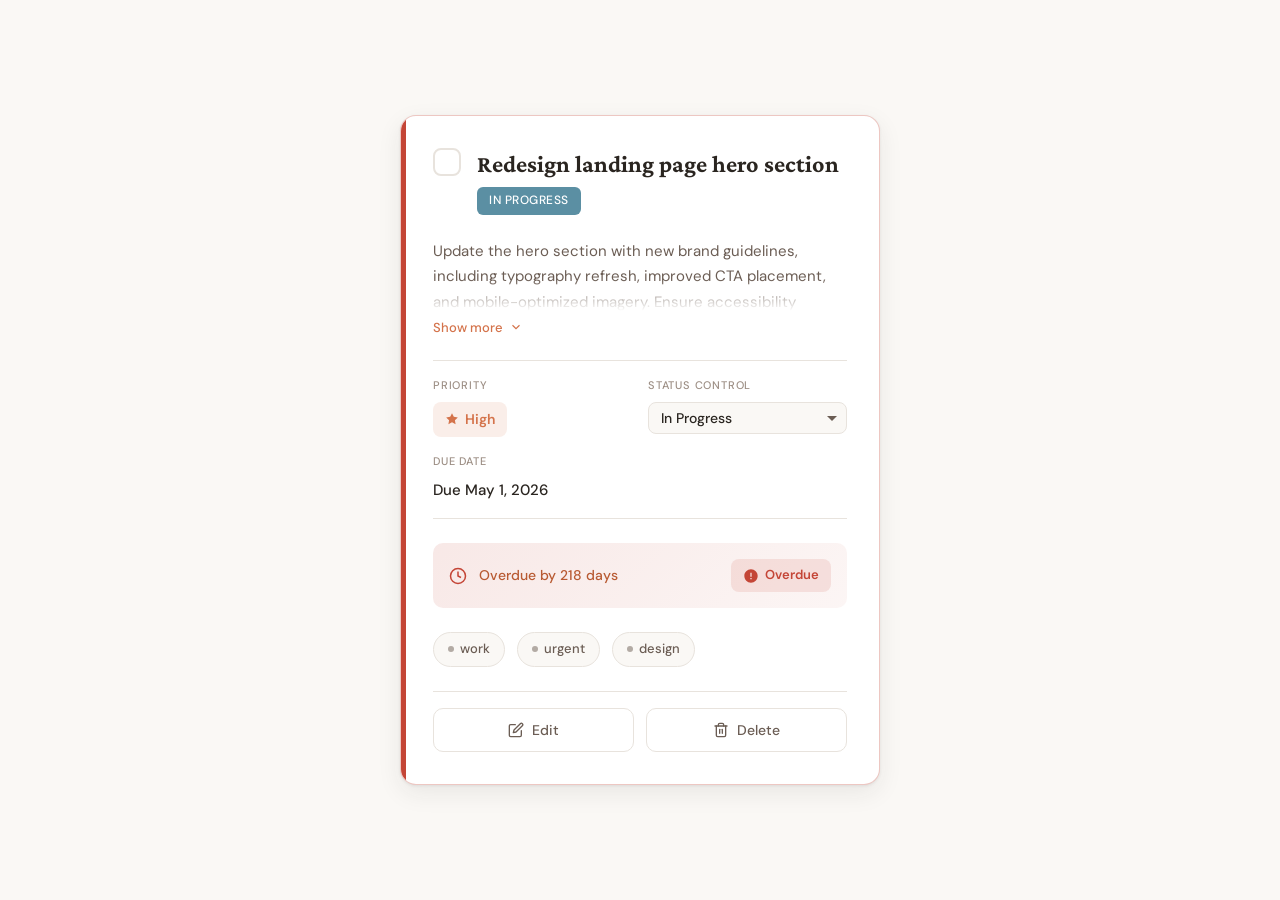
<file: index.html>
<!DOCTYPE html>
<html lang="en">
<head>
    <meta charset="UTF-8">
    <meta name="viewport" content="width=device-width, initial-scale=1.0">
    <title>Todo Card - Stage 1a Interactive</title>
    <link rel="preconnect" href="https://fonts.googleapis.com">
    <link rel="preconnect" href="https://fonts.gstatic.com" crossorigin>
    <link href="https://fonts.googleapis.com/css2?family=Crimson+Pro:wght@400;600;700&family=DM+Sans:wght@400;500;700&display=swap" rel="stylesheet">
    <link rel="stylesheet" href="styles.css">
</head>
<body>
    <div class="page-container">
        <article class="todo-card" data-testid="test-todo-card">
            <!-- Priority Indicator (Visual Accent) -->
            <div class="priority-indicator" data-testid="test-todo-priority-indicator" aria-hidden="true"></div>
            
            <!-- View Mode -->
            <div class="card-view-mode">
                <!-- Header Section -->
                <div class="card-header">
                    <div class="checkbox-wrapper">
                        <input 
                            type="checkbox" 
                            id="todo-complete" 
                            class="todo-checkbox"
                            data-testid="test-todo-complete-toggle"
                            aria-label="Mark task as complete"
                        >
                        <label for="todo-complete" class="checkbox-label">
                            <svg class="checkbox-icon" viewBox="0 0 24 24" fill="none" stroke="currentColor" stroke-width="3" stroke-linecap="round" stroke-linejoin="round">
                                <polyline points="20 6 9 17 4 12"></polyline>
                            </svg>
                        </label>
                    </div>
                    
                    <div class="title-section">
                        <h2 class="todo-title" data-testid="test-todo-title">
                            Redesign landing page hero section
                        </h2>
                        <span class="status-badge" data-testid="test-todo-status" aria-label="Task status: In Progress">
                            In Progress
                        </span>
                    </div>
                </div>

                <!-- Description with Collapse -->
                <div class="description-container">
                    <div class="collapsible-section" data-testid="test-todo-collapsible-section">
                        <p class="todo-description" data-testid="test-todo-description">
                            Update the hero section with new brand guidelines, including typography refresh, 
                            improved CTA placement, and mobile-optimized imagery. Ensure accessibility standards 
                            are met and performance metrics stay under 2s LCP. This is a critical task that requires 
                            coordination with the design team and careful testing across multiple devices and browsers.
                        </p>
                    </div>
                    <button 
                        class="expand-toggle" 
                        data-testid="test-todo-expand-toggle"
                        aria-expanded="false"
                        aria-controls="collapsible-content"
                    >
                        <span class="expand-text">Show more</span>
                        <svg class="expand-icon" viewBox="0 0 24 24" fill="none" stroke="currentColor" stroke-width="2">
                            <polyline points="6 9 12 15 18 9"></polyline>
                        </svg>
                    </button>
                </div>

                <!-- Metadata Grid -->
                <div class="metadata-grid">
                    <div class="metadata-item">
                        <span class="metadata-label">Priority</span>
                        <span class="priority-badge priority-high" data-testid="test-todo-priority" aria-label="Priority level: High">
                            <svg class="priority-icon" viewBox="0 0 24 24" fill="currentColor">
                                <path d="M12 2L15.09 8.26L22 9.27L17 14.14L18.18 21.02L12 17.77L5.82 21.02L7 14.14L2 9.27L8.91 8.26L12 2Z"/>
                            </svg>
                            High
                        </span>
                    </div>

                    <div class="metadata-item">
                        <span class="metadata-label">Status Control</span>
                        <select 
                            class="status-control" 
                            data-testid="test-todo-status-control"
                            aria-label="Change task status"
                        >
                            <option value="Pending">Pending</option>
                            <option value="In Progress" selected>In Progress</option>
                            <option value="Done">Done</option>
                        </select>
                    </div>

                    <div class="metadata-item">
                        <span class="metadata-label">Due Date</span>
                        <time class="due-date" datetime="2026-05-01T18:00:00Z" data-testid="test-todo-due-date">
                            Due May 1, 2026
                        </time>
                    </div>
                </div>

                <!-- Time Remaining / Overdue -->
                <div class="time-remaining-container">
                    <svg class="clock-icon" viewBox="0 0 24 24" fill="none" stroke="currentColor" stroke-width="2">
                        <circle cx="12" cy="12" r="10"></circle>
                        <polyline points="12 6 12 12 16 14"></polyline>
                    </svg>
                    <span class="time-remaining" data-testid="test-todo-time-remaining" aria-live="polite">
                        Due in 18 days
                    </span>
                    <span class="overdue-indicator hidden" data-testid="test-todo-overdue-indicator" aria-label="Task is overdue">
                        <svg viewBox="0 0 24 24" fill="currentColor">
                            <path d="M12 2C6.48 2 2 6.48 2 12s4.48 10 10 10 10-4.48 10-10S17.52 2 12 2zm1 15h-2v-2h2v2zm0-4h-2V7h2v6z"/>
                        </svg>
                        Overdue
                    </span>
                </div>

                <!-- Tags -->
                <ul class="tags-list" role="list" data-testid="test-todo-tags">
                    <li class="tag" data-testid="test-todo-tag-work">
                        <span class="tag-dot"></span>
                        work
                    </li>
                    <li class="tag" data-testid="test-todo-tag-urgent">
                        <span class="tag-dot"></span>
                        urgent
                    </li>
                    <li class="tag">
                        <span class="tag-dot"></span>
                        design
                    </li>
                </ul>

                <!-- Actions -->
                <div class="card-actions">
                    <button 
                        class="action-btn edit-btn" 
                        data-testid="test-todo-edit-button"
                        aria-label="Edit task"
                    >
                        <svg viewBox="0 0 24 24" fill="none" stroke="currentColor" stroke-width="2" stroke-linecap="round" stroke-linejoin="round">
                            <path d="M11 4H4a2 2 0 0 0-2 2v14a2 2 0 0 0 2 2h14a2 2 0 0 0 2-2v-7"></path>
                            <path d="M18.5 2.5a2.121 2.121 0 0 1 3 3L12 15l-4 1 1-4 9.5-9.5z"></path>
                        </svg>
                        Edit
                    </button>
                    <button 
                        class="action-btn delete-btn" 
                        data-testid="test-todo-delete-button"
                        aria-label="Delete task"
                    >
                        <svg viewBox="0 0 24 24" fill="none" stroke="currentColor" stroke-width="2" stroke-linecap="round" stroke-linejoin="round">
                            <polyline points="3 6 5 6 21 6"></polyline>
                            <path d="M19 6v14a2 2 0 0 1-2 2H7a2 2 0 0 1-2-2V6m3 0V4a2 2 0 0 1 2-2h4a2 2 0 0 1 2 2v2"></path>
                            <line x1="10" y1="11" x2="10" y2="17"></line>
                            <line x1="14" y1="11" x2="14" y2="17"></line>
                        </svg>
                        Delete
                    </button>
                </div>
            </div>

            <!-- Edit Mode -->
            <form class="card-edit-mode hidden" data-testid="test-todo-edit-form">
                <h3 class="edit-form-title">Edit Task</h3>
                
                <div class="form-group">
                    <label for="edit-title">Title</label>
                    <input 
                        type="text" 
                        id="edit-title" 
                        class="form-input"
                        data-testid="test-todo-edit-title-input"
                        required
                    >
                </div>

                <div class="form-group">
                    <label for="edit-description">Description</label>
                    <textarea 
                        id="edit-description" 
                        class="form-textarea"
                        data-testid="test-todo-edit-description-input"
                        rows="5"
                        required
                    ></textarea>
                </div>

                <div class="form-row">
                    <div class="form-group">
                        <label for="edit-priority">Priority</label>
                        <select 
                            id="edit-priority" 
                            class="form-select"
                            data-testid="test-todo-edit-priority-select"
                        >
                            <option value="Low">Low</option>
                            <option value="Medium">Medium</option>
                            <option value="High">High</option>
                        </select>
                    </div>

                    <div class="form-group">
                        <label for="edit-due-date">Due Date</label>
                        <input 
                            type="datetime-local" 
                            id="edit-due-date" 
                            class="form-input"
                            data-testid="test-todo-edit-due-date-input"
                            required
                        >
                    </div>
                </div>

                <div class="form-actions">
                    <button 
                        type="submit" 
                        class="form-btn save-btn"
                        data-testid="test-todo-save-button"
                    >
                        <svg viewBox="0 0 24 24" fill="none" stroke="currentColor" stroke-width="2" stroke-linecap="round" stroke-linejoin="round">
                            <polyline points="20 6 9 17 4 12"></polyline>
                        </svg>
                        Save Changes
                    </button>
                    <button 
                        type="button" 
                        class="form-btn cancel-btn"
                        data-testid="test-todo-cancel-button"
                    >
                        <svg viewBox="0 0 24 24" fill="none" stroke="currentColor" stroke-width="2" stroke-linecap="round" stroke-linejoin="round">
                            <line x1="18" y1="6" x2="6" y2="18"></line>
                            <line x1="6" y1="6" x2="18" y2="18"></line>
                        </svg>
                        Cancel
                    </button>
                </div>
            </form>
        </article>
    </div>

    <script src="script.js"></script>
</body>
</html>
</file>
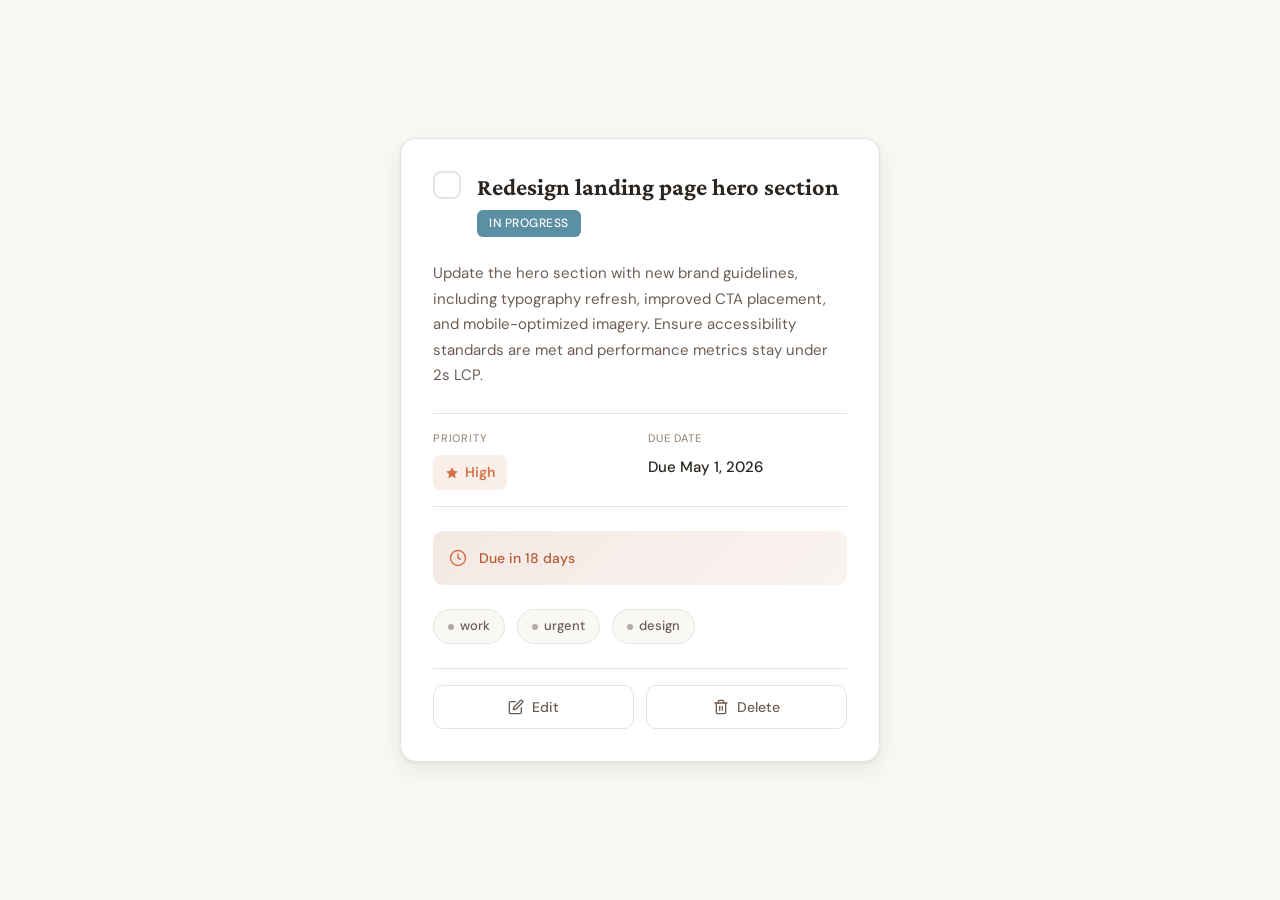
<file: todo-card.html>
<!DOCTYPE html>
<html lang="en">
<head>
    <meta charset="UTF-8">
    <meta name="viewport" content="width=device-width, initial-scale=1.0">
    <title>Todo Card - Editorial Design</title>
    <link rel="preconnect" href="https://fonts.googleapis.com">
    <link rel="preconnect" href="https://fonts.gstatic.com" crossorigin>
    <link href="https://fonts.googleapis.com/css2?family=Crimson+Pro:wght@400;600;700&family=DM+Sans:wght@400;500;700&display=swap" rel="stylesheet">
    <link rel="stylesheet" href="styles.css">
</head>
<body>
    <div class="page-container">
        <article class="todo-card" data-testid="test-todo-card">
            <!-- Header Section -->
            <div class="card-header">
                <div class="checkbox-wrapper">
                    <input 
                        type="checkbox" 
                        id="todo-complete" 
                        class="todo-checkbox"
                        data-testid="test-todo-complete-toggle"
                        aria-label="Mark task as complete"
                    >
                    <label for="todo-complete" class="checkbox-label">
                        <svg class="checkbox-icon" viewBox="0 0 24 24" fill="none" stroke="currentColor" stroke-width="3" stroke-linecap="round" stroke-linejoin="round">
                            <polyline points="20 6 9 17 4 12"></polyline>
                        </svg>
                    </label>
                </div>
                
                <div class="title-section">
                    <h2 class="todo-title" data-testid="test-todo-title">
                        Redesign landing page hero section
                    </h2>
                    <span class="status-badge" data-testid="test-todo-status" aria-label="Task status: In Progress">
                        In Progress
                    </span>
                </div>
            </div>

            <!-- Description -->
            <p class="todo-description" data-testid="test-todo-description">
                Update the hero section with new brand guidelines, including typography refresh, 
                improved CTA placement, and mobile-optimized imagery. Ensure accessibility standards 
                are met and performance metrics stay under 2s LCP.
            </p>

            <!-- Metadata Grid -->
            <div class="metadata-grid">
                <div class="metadata-item">
                    <span class="metadata-label">Priority</span>
                    <span class="priority-badge priority-high" data-testid="test-todo-priority" aria-label="Priority level: High">
                        <svg class="priority-icon" viewBox="0 0 24 24" fill="currentColor">
                            <path d="M12 2L15.09 8.26L22 9.27L17 14.14L18.18 21.02L12 17.77L5.82 21.02L7 14.14L2 9.27L8.91 8.26L12 2Z"/>
                        </svg>
                        High
                    </span>
                </div>

                <div class="metadata-item">
                    <span class="metadata-label">Due Date</span>
                    <time class="due-date" datetime="2026-05-01T18:00:00Z" data-testid="test-todo-due-date">
                        Due May 1, 2026
                    </time>
                </div>
            </div>

            <!-- Time Remaining -->
            <div class="time-remaining-container">
                <svg class="clock-icon" viewBox="0 0 24 24" fill="none" stroke="currentColor" stroke-width="2">
                    <circle cx="12" cy="12" r="10"></circle>
                    <polyline points="12 6 12 12 16 14"></polyline>
                </svg>
                <span class="time-remaining" data-testid="test-todo-time-remaining" aria-live="polite">
                    Due in 18 days
                </span>
            </div>

            <!-- Tags -->
            <ul class="tags-list" role="list" data-testid="test-todo-tags">
                <li class="tag" data-testid="test-todo-tag-work">
                    <span class="tag-dot"></span>
                    work
                </li>
                <li class="tag" data-testid="test-todo-tag-urgent">
                    <span class="tag-dot"></span>
                    urgent
                </li>
                <li class="tag">
                    <span class="tag-dot"></span>
                    design
                </li>
            </ul>

            <!-- Actions -->
            <div class="card-actions">
                <button 
                    class="action-btn edit-btn" 
                    data-testid="test-todo-edit-button"
                    aria-label="Edit task"
                >
                    <svg viewBox="0 0 24 24" fill="none" stroke="currentColor" stroke-width="2" stroke-linecap="round" stroke-linejoin="round">
                        <path d="M11 4H4a2 2 0 0 0-2 2v14a2 2 0 0 0 2 2h14a2 2 0 0 0 2-2v-7"></path>
                        <path d="M18.5 2.5a2.121 2.121 0 0 1 3 3L12 15l-4 1 1-4 9.5-9.5z"></path>
                    </svg>
                    Edit
                </button>
                <button 
                    class="action-btn delete-btn" 
                    data-testid="test-todo-delete-button"
                    aria-label="Delete task"
                >
                    <svg viewBox="0 0 24 24" fill="none" stroke="currentColor" stroke-width="2" stroke-linecap="round" stroke-linejoin="round">
                        <polyline points="3 6 5 6 21 6"></polyline>
                        <path d="M19 6v14a2 2 0 0 1-2 2H7a2 2 0 0 1-2-2V6m3 0V4a2 2 0 0 1 2-2h4a2 2 0 0 1 2 2v2"></path>
                        <line x1="10" y1="11" x2="10" y2="17"></line>
                        <line x1="14" y1="11" x2="14" y2="17"></line>
                    </svg>
                    Delete
                </button>
            </div>
        </article>
    </div>

    <script src="script.js"></script>
</body>
</html>
</file>
<file: styles.css>
:root {
    /* Color Palette - Warm Editorial */
    --color-bg: #faf8f5;
    --color-card: #ffffff;
    --color-text-primary: #2a2520;
    --color-text-secondary: #6b5d54;
    --color-text-muted: #9d8f85;
    
    --color-accent: #d4734b;
    --color-accent-light: #f4e8e3;
    --color-accent-dark: #b85a32;
    
    --color-priority-high: #d4734b;
    --color-priority-medium: #e8a75d;
    --color-priority-low: #7ba88d;
    
    --color-status-pending: #9d8f85;
    --color-status-progress: #5b8fa3;
    --color-status-done: #7ba88d;
    
    --color-border: #e8e3dd;
    --color-shadow: rgba(42, 37, 32, 0.08);
    
    /* Typography */
    --font-display: 'Crimson Pro', serif;
    --font-body: 'DM Sans', sans-serif;
    
    /* Spacing */
    --space-xs: 0.5rem;
    --space-sm: 0.75rem;
    --space-md: 1rem;
    --space-lg: 1.5rem;
    --space-xl: 2rem;
    --space-2xl: 3rem;
    
    /* Transitions */
    --transition-fast: 150ms cubic-bezier(0.4, 0, 0.2, 1);
    --transition-base: 250ms cubic-bezier(0.4, 0, 0.2, 1);
    --transition-slow: 400ms cubic-bezier(0.4, 0, 0.2, 1);
}

* {
    margin: 0;
    padding: 0;
    box-sizing: border-box;
}

body {
    font-family: var(--font-body);
    background: var(--color-bg);
    color: var(--color-text-primary);
    line-height: 1.6;
    -webkit-font-smoothing: antialiased;
    -moz-osx-font-smoothing: grayscale;
    min-height: 100vh;
    display: flex;
    align-items: center;
    justify-content: center;
    padding: var(--space-lg);
}

.page-container {
    width: 100%;
    max-width: 480px;
    animation: fadeInUp var(--transition-slow) ease-out;
}

@keyframes fadeInUp {
    from {
        opacity: 0;
        transform: translateY(20px);
    }
    to {
        opacity: 1;
        transform: translateY(0);
    }
}

/* Card Styles */
.todo-card {
    background: var(--color-card);
    border-radius: 16px;
    padding: var(--space-xl);
    box-shadow: 
        0 1px 3px var(--color-shadow),
        0 8px 24px var(--color-shadow);
    border: 1px solid var(--color-border);
    position: relative;
    overflow: hidden;
    transition: all var(--transition-base);
}

.todo-card::before {
    content: '';
    position: absolute;
    top: 0;
    left: 0;
    right: 0;
    height: 4px;
    background: linear-gradient(90deg, var(--color-accent), var(--color-accent-dark));
    opacity: 0;
    transition: opacity var(--transition-base);
}

.todo-card:hover {
    box-shadow: 
        0 4px 6px var(--color-shadow),
        0 12px 32px var(--color-shadow);
    transform: translateY(-2px);
}

.todo-card:hover::before {
    opacity: 1;
}

/* Priority Indicator (Left Border) */
.priority-indicator {
    position: absolute;
    left: 0;
    top: 0;
    bottom: 0;
    width: 5px;
    border-radius: 16px 0 0 16px;
    transition: all var(--transition-base);
}

.priority-indicator.priority-low {
    background: var(--color-priority-low);
}

.priority-indicator.priority-medium {
    background: var(--color-priority-medium);
}

.priority-indicator.priority-high {
    background: var(--color-priority-high);
}

/* Completed State */
.todo-card.completed {
    opacity: 0.7;
}

.todo-card.completed .todo-title {
    text-decoration: line-through;
    color: var(--color-text-muted);
}

.todo-card.completed .status-badge {
    background: var(--color-status-done);
    color: white;
}

/* Overdue State */
.todo-card.overdue {
    border-color: rgba(196, 69, 54, 0.3);
}

.todo-card.overdue .priority-indicator {
    background: #c44536;
}

/* Edit Mode Active */
.todo-card.edit-mode {
    padding: var(--space-lg);
}

/* Header Section */
.card-header {
    display: flex;
    gap: var(--space-md);
    margin-bottom: var(--space-lg);
    align-items: flex-start;
}

/* Custom Checkbox */
.checkbox-wrapper {
    position: relative;
    flex-shrink: 0;
}

.todo-checkbox {
    position: absolute;
    opacity: 0;
    width: 0;
    height: 0;
}

.checkbox-label {
    display: flex;
    align-items: center;
    justify-content: center;
    width: 28px;
    height: 28px;
    border: 2px solid var(--color-border);
    border-radius: 8px;
    background: var(--color-card);
    cursor: pointer;
    transition: all var(--transition-fast);
    position: relative;
}

.checkbox-icon {
    width: 16px;
    height: 16px;
    color: white;
    opacity: 0;
    transform: scale(0.5);
    transition: all var(--transition-fast);
}

.todo-checkbox:checked + .checkbox-label {
    background: var(--color-accent);
    border-color: var(--color-accent);
}

.todo-checkbox:checked + .checkbox-label .checkbox-icon {
    opacity: 1;
    transform: scale(1);
}

.todo-checkbox:focus + .checkbox-label {
    outline: 2px solid var(--color-accent);
    outline-offset: 2px;
}

.checkbox-label:hover {
    border-color: var(--color-accent);
    transform: scale(1.05);
}

/* Title Section */
.title-section {
    flex: 1;
    display: flex;
    flex-direction: column;
    gap: var(--space-xs);
}

.todo-title {
    font-family: var(--font-display);
    font-size: 1.5rem;
    font-weight: 700;
    line-height: 1.3;
    color: var(--color-text-primary);
    transition: all var(--transition-base);
}

.status-badge {
    display: inline-flex;
    align-items: center;
    padding: 0.25rem 0.75rem;
    background: var(--color-status-progress);
    color: white;
    font-size: 0.75rem;
    font-weight: 500;
    letter-spacing: 0.5px;
    text-transform: uppercase;
    border-radius: 6px;
    width: fit-content;
    transition: all var(--transition-base);
}

/* Description */
.todo-description {
    font-size: 0.9375rem;
    line-height: 1.7;
    color: var(--color-text-secondary);
    margin-bottom: var(--space-lg);
}

/* Metadata Grid */
.metadata-grid {
    display: grid;
    grid-template-columns: repeat(auto-fit, minmax(140px, 1fr));
    gap: var(--space-md);
    margin-bottom: var(--space-lg);
    padding: var(--space-md) 0;
    border-top: 1px solid var(--color-border);
    border-bottom: 1px solid var(--color-border);
}

.metadata-item {
    display: flex;
    flex-direction: column;
    gap: var(--space-xs);
}

.metadata-label {
    font-size: 0.6875rem;
    font-weight: 500;
    text-transform: uppercase;
    letter-spacing: 0.8px;
    color: var(--color-text-muted);
}

.priority-badge {
    display: inline-flex;
    align-items: center;
    gap: 0.375rem;
    padding: 0.375rem 0.75rem;
    background: var(--color-accent-light);
    color: var(--color-priority-high);
    font-size: 0.875rem;
    font-weight: 600;
    border-radius: 8px;
    width: fit-content;
    transition: all var(--transition-fast);
}

.priority-icon {
    width: 14px;
    height: 14px;
}

.priority-badge:hover {
    transform: translateY(-1px);
    box-shadow: 0 2px 8px rgba(212, 115, 75, 0.2);
}

.priority-high {
    background: rgba(212, 115, 75, 0.12);
    color: var(--color-priority-high);
}

.priority-medium {
    background: rgba(232, 167, 93, 0.12);
    color: var(--color-priority-medium);
}

.priority-low {
    background: rgba(123, 168, 141, 0.12);
    color: var(--color-priority-low);
}

.due-date {
    font-size: 0.9375rem;
    font-weight: 500;
    color: var(--color-text-primary);
}

/* Time Remaining */
.time-remaining-container {
    display: flex;
    align-items: center;
    gap: var(--space-sm);
    padding: var(--space-md);
    background: linear-gradient(135deg, var(--color-accent-light), rgba(244, 232, 227, 0.5));
    border-radius: 10px;
    margin-bottom: var(--space-lg);
}

.clock-icon {
    width: 18px;
    height: 18px;
    color: var(--color-accent);
    flex-shrink: 0;
}

.time-remaining {
    font-size: 0.875rem;
    font-weight: 500;
    color: var(--color-accent-dark);
}

.time-remaining.overdue {
    color: #c44536;
    font-weight: 600;
}

.time-remaining.due-soon {
    color: var(--color-accent-dark);
    font-weight: 600;
}

/* Tags */
.tags-list {
    display: flex;
    flex-wrap: wrap;
    gap: var(--space-sm);
    list-style: none;
    margin-bottom: var(--space-lg);
}

.tag {
    display: inline-flex;
    align-items: center;
    gap: 0.375rem;
    padding: 0.375rem 0.875rem;
    background: var(--color-bg);
    border: 1px solid var(--color-border);
    border-radius: 20px;
    font-size: 0.8125rem;
    font-weight: 500;
    color: var(--color-text-secondary);
    transition: all var(--transition-fast);
}

.tag:hover {
    background: var(--color-accent-light);
    border-color: var(--color-accent);
    color: var(--color-accent-dark);
    transform: translateY(-1px);
}

.tag-dot {
    width: 6px;
    height: 6px;
    border-radius: 50%;
    background: currentColor;
    opacity: 0.5;
}

/* Status Control */
.status-control {
    padding: 0.375rem 0.75rem;
    background: var(--color-bg);
    border: 1px solid var(--color-border);
    border-radius: 8px;
    font-family: var(--font-body);
    font-size: 0.875rem;
    font-weight: 500;
    color: var(--color-text-primary);
    cursor: pointer;
    transition: all var(--transition-fast);
    appearance: none;
    background-image: url("data:image/svg+xml,%3Csvg xmlns='http://www.w3.org/2000/svg' width='12' height='12' viewBox='0 0 12 12'%3E%3Cpath fill='%236b5d54' d='M6 9L1 4h10z'/%3E%3C/svg%3E");
    background-repeat: no-repeat;
    background-position: right 0.5rem center;
    padding-right: 2rem;
}

.status-control:hover {
    border-color: var(--color-accent);
    background-color: var(--color-card);
}

.status-control:focus {
    outline: 2px solid var(--color-accent);
    outline-offset: 2px;
}

/* Expand/Collapse */
.description-container {
    position: relative;
}

.collapsible-section {
    overflow: hidden;
    transition: max-height var(--transition-slow) ease-out;
}

.collapsible-section.collapsed {
    max-height: 4.5em;
    position: relative;
}

.collapsible-section.collapsed::after {
    content: '';
    position: absolute;
    bottom: 0;
    left: 0;
    right: 0;
    height: 2em;
    background: linear-gradient(to bottom, transparent, var(--color-card));
}

.expand-toggle {
    display: flex;
    align-items: center;
    gap: 0.375rem;
    padding: 0.5rem 0;
    background: transparent;
    border: none;
    font-family: var(--font-body);
    font-size: 0.8125rem;
    font-weight: 500;
    color: var(--color-accent);
    cursor: pointer;
    transition: all var(--transition-fast);
    margin-bottom: var(--space-md);
}

.expand-toggle:hover {
    color: var(--color-accent-dark);
    gap: 0.5rem;
}

.expand-toggle:focus {
    outline: 2px solid var(--color-accent);
    outline-offset: 2px;
    border-radius: 4px;
}

.expand-icon {
    width: 14px;
    height: 14px;
    transition: transform var(--transition-base);
}

.expand-toggle[aria-expanded="true"] .expand-icon {
    transform: rotate(180deg);
}

.expand-toggle.hidden {
    display: none;
}

/* Overdue Indicator */
.overdue-indicator {
    display: inline-flex;
    align-items: center;
    gap: 0.375rem;
    padding: 0.375rem 0.75rem;
    background: rgba(196, 69, 54, 0.12);
    color: #c44536;
    font-size: 0.8125rem;
    font-weight: 600;
    border-radius: 8px;
    margin-left: auto;
}

.overdue-indicator svg {
    width: 16px;
    height: 16px;
}

.overdue-indicator.hidden {
    display: none;
}

/* Actions */
.card-actions {
    display: flex;
    gap: var(--space-sm);
    padding-top: var(--space-md);
    border-top: 1px solid var(--color-border);
}

.action-btn {
    flex: 1;
    display: flex;
    align-items: center;
    justify-content: center;
    gap: var(--space-xs);
    padding: var(--space-sm) var(--space-md);
    background: transparent;
    border: 1px solid var(--color-border);
    border-radius: 10px;
    font-family: var(--font-body);
    font-size: 0.875rem;
    font-weight: 500;
    color: var(--color-text-secondary);
    cursor: pointer;
    transition: all var(--transition-fast);
}

.action-btn svg {
    width: 16px;
    height: 16px;
    transition: transform var(--transition-fast);
}

.action-btn:hover {
    background: var(--color-bg);
    border-color: var(--color-accent);
    color: var(--color-accent-dark);
    transform: translateY(-1px);
}

.action-btn:hover svg {
    transform: scale(1.1);
}

.action-btn:focus {
    outline: 2px solid var(--color-accent);
    outline-offset: 2px;
}

.action-btn:active {
    transform: translateY(0);
}

.delete-btn:hover {
    background: rgba(196, 69, 54, 0.08);
    border-color: #c44536;
    color: #c44536;
}

/* Responsive Design */
@media (max-width: 480px) {
    body {
        padding: var(--space-md);
    }
    
    .todo-card {
        padding: var(--space-lg);
    }
    
    .todo-title {
        font-size: 1.25rem;
    }
    
    .metadata-grid {
        grid-template-columns: 1fr;
    }
    
    .card-actions {
        flex-direction: column;
    }
    
    .action-btn {
        width: 100%;
    }
}

@media (max-width: 360px) {
    .todo-card {
        padding: var(--space-md);
    }
    
    .card-header {
        gap: var(--space-sm);
    }
    
    .todo-title {
        font-size: 1.125rem;
    }
}

/* Animations */
@keyframes pulse {
    0%, 100% {
        opacity: 1;
    }
    50% {
        opacity: 0.6;
    }
}

.time-remaining.due-soon {
    animation: pulse 2s ease-in-out infinite;
}

/* Focus Visible for Keyboard Navigation */
*:focus-visible {
    outline: 2px solid var(--color-accent);
    outline-offset: 2px;
}

/* Print Styles */
@media print {
    body {
        background: white;
    }
    
    .todo-card {
        box-shadow: none;
        border: 1px solid var(--color-border);
    }
    
    .card-actions {
        display: none;
    }
}

/* Edit Mode Styles */
.card-view-mode,
.card-edit-mode {
    transition: opacity var(--transition-base);
}

.card-view-mode.hidden,
.card-edit-mode.hidden {
    display: none;
}

.edit-form-title {
    font-family: var(--font-display);
    font-size: 1.5rem;
    font-weight: 700;
    color: var(--color-text-primary);
    margin-bottom: var(--space-lg);
}

.form-group {
    display: flex;
    flex-direction: column;
    gap: var(--space-xs);
    margin-bottom: var(--space-md);
}

.form-group label {
    font-size: 0.8125rem;
    font-weight: 600;
    color: var(--color-text-secondary);
    text-transform: uppercase;
    letter-spacing: 0.5px;
}

.form-input,
.form-textarea,
.form-select {
    padding: var(--space-sm) var(--space-md);
    background: var(--color-bg);
    border: 2px solid var(--color-border);
    border-radius: 10px;
    font-family: var(--font-body);
    font-size: 0.9375rem;
    color: var(--color-text-primary);
    transition: all var(--transition-fast);
}

.form-input:focus,
.form-textarea:focus,
.form-select:focus {
    outline: none;
    border-color: var(--color-accent);
    background: var(--color-card);
    box-shadow: 0 0 0 3px rgba(212, 115, 75, 0.1);
}

.form-textarea {
    resize: vertical;
    min-height: 120px;
    line-height: 1.6;
}

.form-select {
    cursor: pointer;
    appearance: none;
    background-image: url("data:image/svg+xml,%3Csvg xmlns='http://www.w3.org/2000/svg' width='16' height='16' viewBox='0 0 16 16'%3E%3Cpath fill='%236b5d54' d='M8 12L2 6h12z'/%3E%3C/svg%3E");
    background-repeat: no-repeat;
    background-position: right var(--space-sm) center;
    padding-right: 2.5rem;
}

.form-row {
    display: grid;
    grid-template-columns: 1fr 1fr;
    gap: var(--space-md);
}

.form-actions {
    display: flex;
    gap: var(--space-sm);
    margin-top: var(--space-lg);
    padding-top: var(--space-lg);
    border-top: 1px solid var(--color-border);
}

.form-btn {
    flex: 1;
    display: flex;
    align-items: center;
    justify-content: center;
    gap: var(--space-xs);
    padding: var(--space-md);
    border: none;
    border-radius: 10px;
    font-family: var(--font-body);
    font-size: 0.9375rem;
    font-weight: 600;
    cursor: pointer;
    transition: all var(--transition-fast);
}

.form-btn svg {
    width: 18px;
    height: 18px;
}

.save-btn {
    background: var(--color-accent);
    color: white;
}

.save-btn:hover {
    background: var(--color-accent-dark);
    transform: translateY(-2px);
    box-shadow: 0 4px 12px rgba(212, 115, 75, 0.3);
}

.save-btn:active {
    transform: translateY(0);
}

.cancel-btn {
    background: var(--color-bg);
    color: var(--color-text-secondary);
    border: 2px solid var(--color-border);
}

.cancel-btn:hover {
    background: var(--color-card);
    border-color: var(--color-text-muted);
    color: var(--color-text-primary);
}

.form-btn:focus {
    outline: 2px solid var(--color-accent);
    outline-offset: 2px;
}

/* Responsive Adjustments for Edit Mode */
@media (max-width: 480px) {
    .form-row {
        grid-template-columns: 1fr;
    }
    
    .form-actions {
        flex-direction: column;
    }
    
    .form-btn {
        width: 100%;
    }
}

/* Animation for mode switching */
@keyframes slideIn {
    from {
        opacity: 0;
        transform: translateY(10px);
    }
    to {
        opacity: 1;
        transform: translateY(0);
    }
}

.card-edit-mode {
    animation: slideIn var(--transition-base) ease-out;
}

/* Utility Classes */
.hidden {
    display: none !important;
}

/* Enhanced Time Remaining States */
.time-remaining-container {
    display: flex;
    align-items: center;
    gap: var(--space-sm);
    padding: var(--space-md);
    background: linear-gradient(135deg, var(--color-accent-light), rgba(244, 232, 227, 0.5));
    border-radius: 10px;
    margin-bottom: var(--space-lg);
}

.time-remaining-container.overdue-state {
    background: linear-gradient(135deg, rgba(196, 69, 54, 0.12), rgba(196, 69, 54, 0.05));
}

.time-remaining-container.overdue-state .clock-icon {
    color: #c44536;
}

.time-remaining-container.completed-state {
    background: linear-gradient(135deg, rgba(123, 168, 141, 0.12), rgba(123, 168, 141, 0.05));
}

.time-remaining-container.completed-state .clock-icon {
    color: var(--color-status-done);
}
</file>
